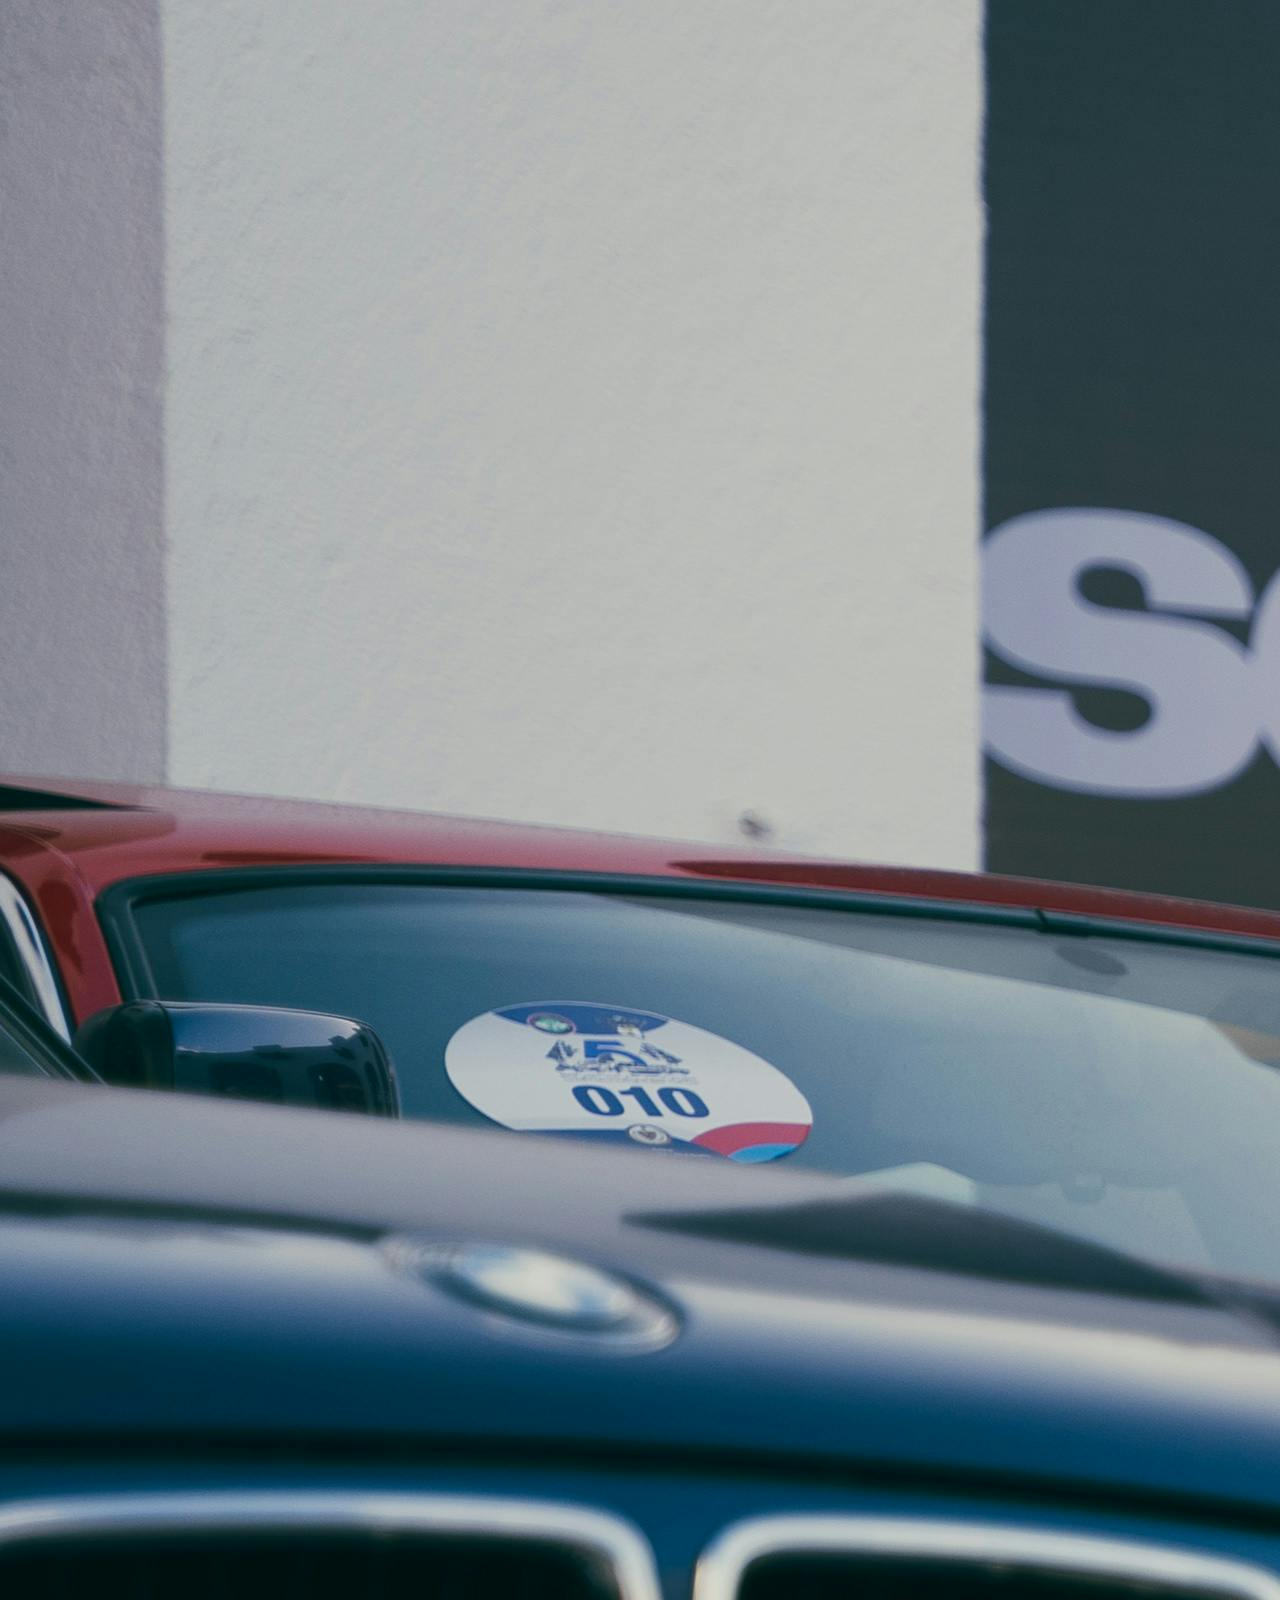
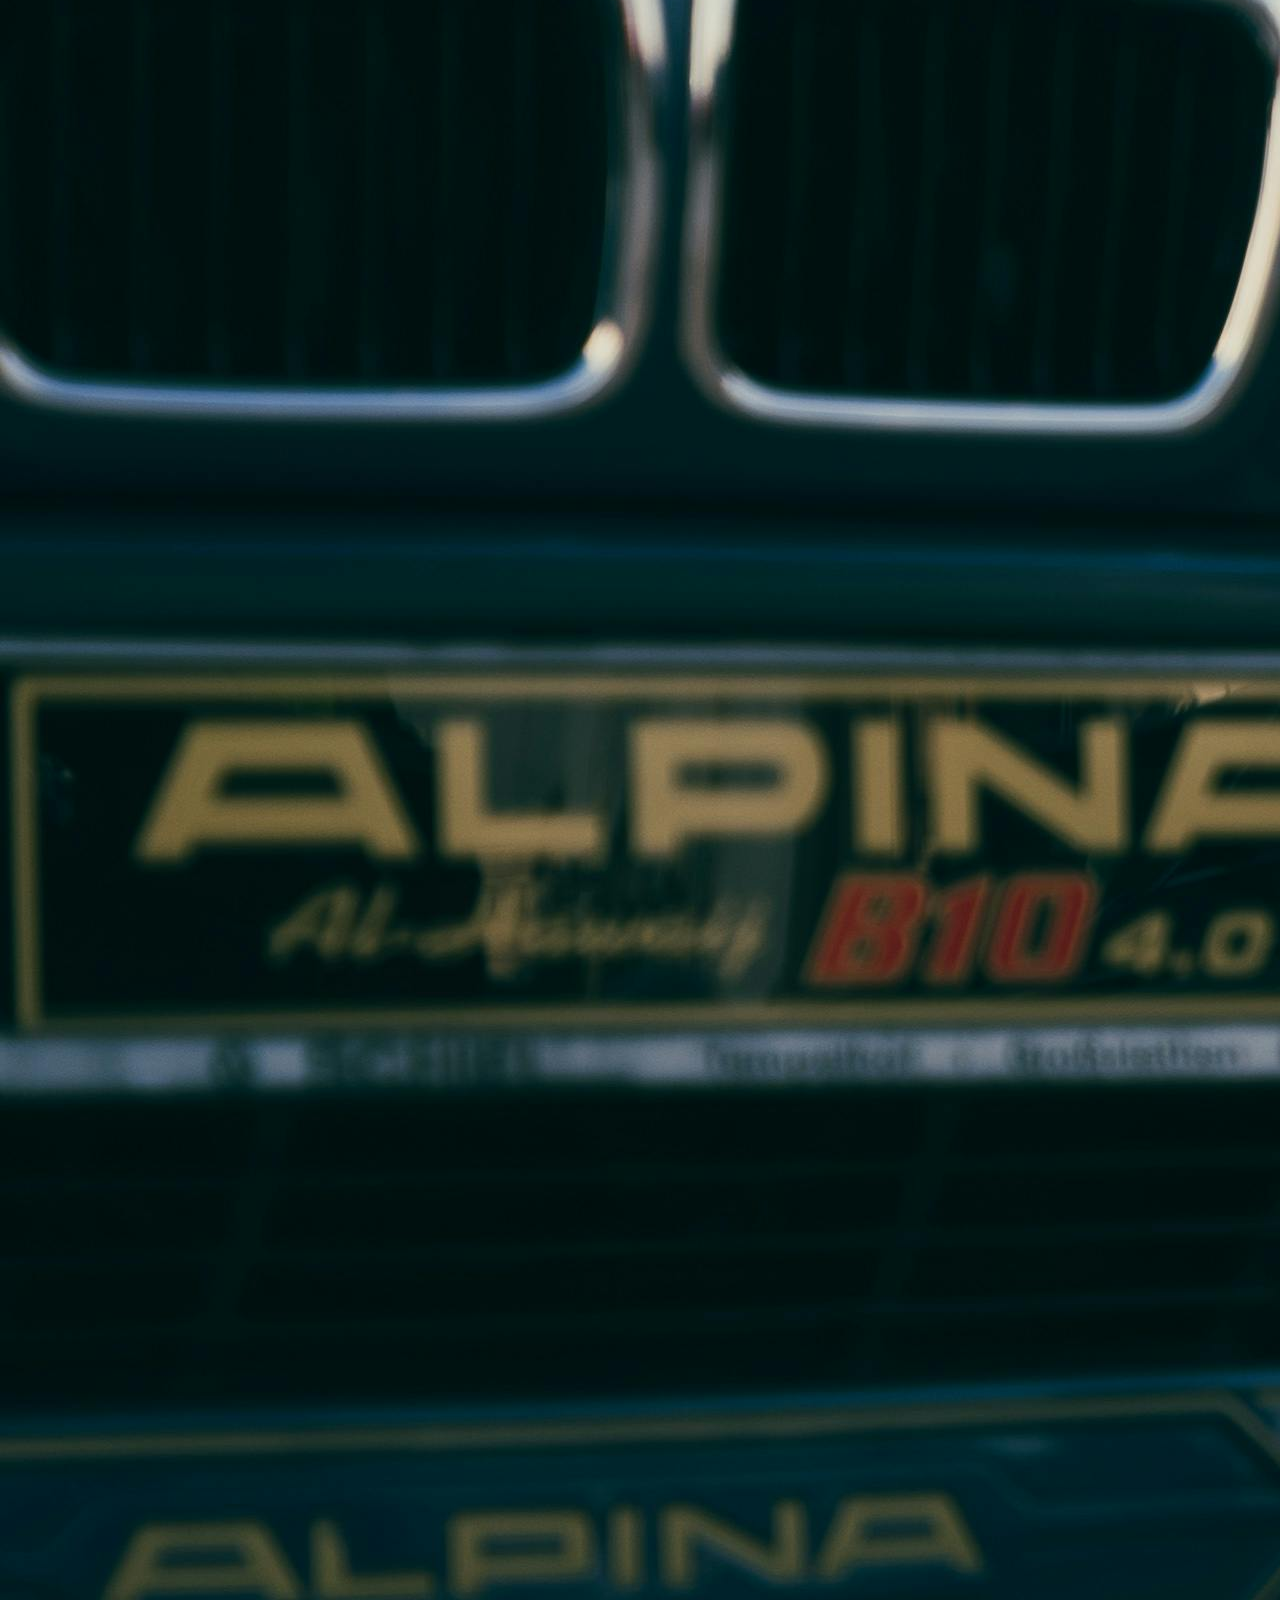
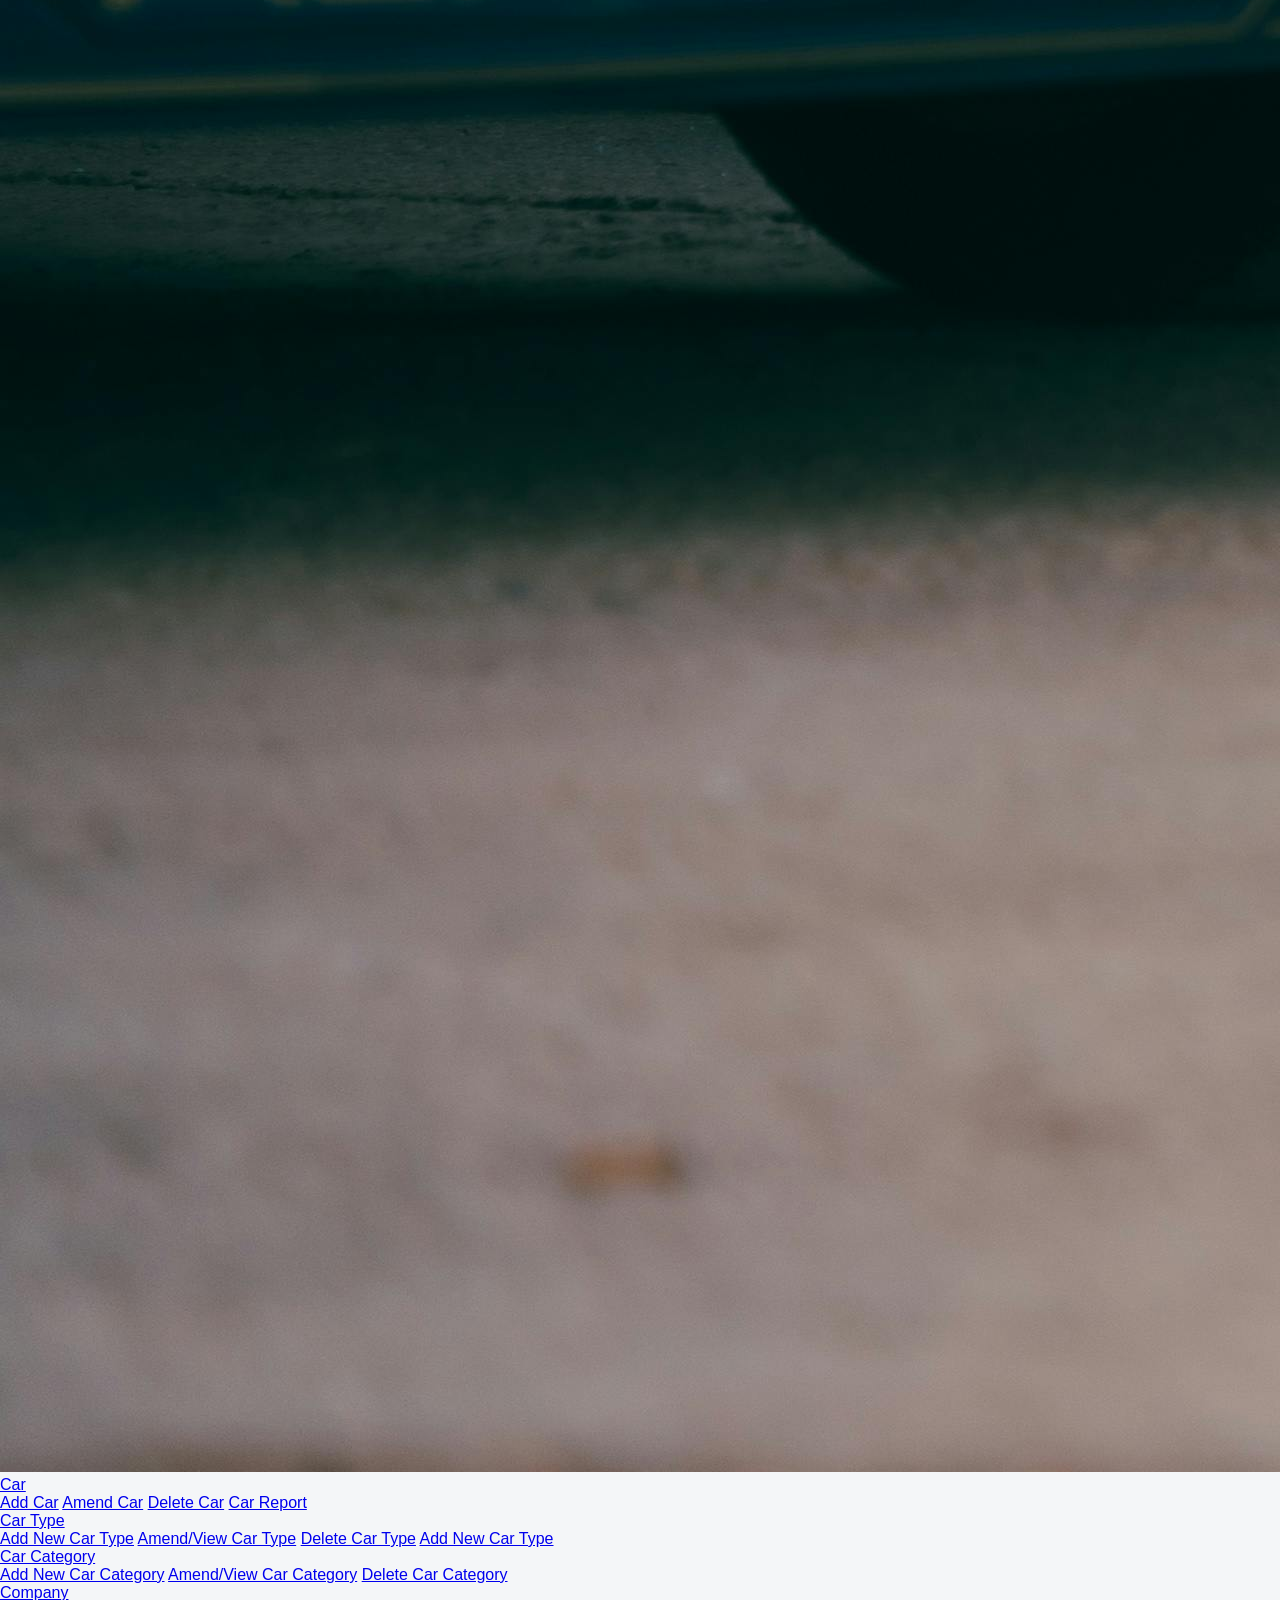
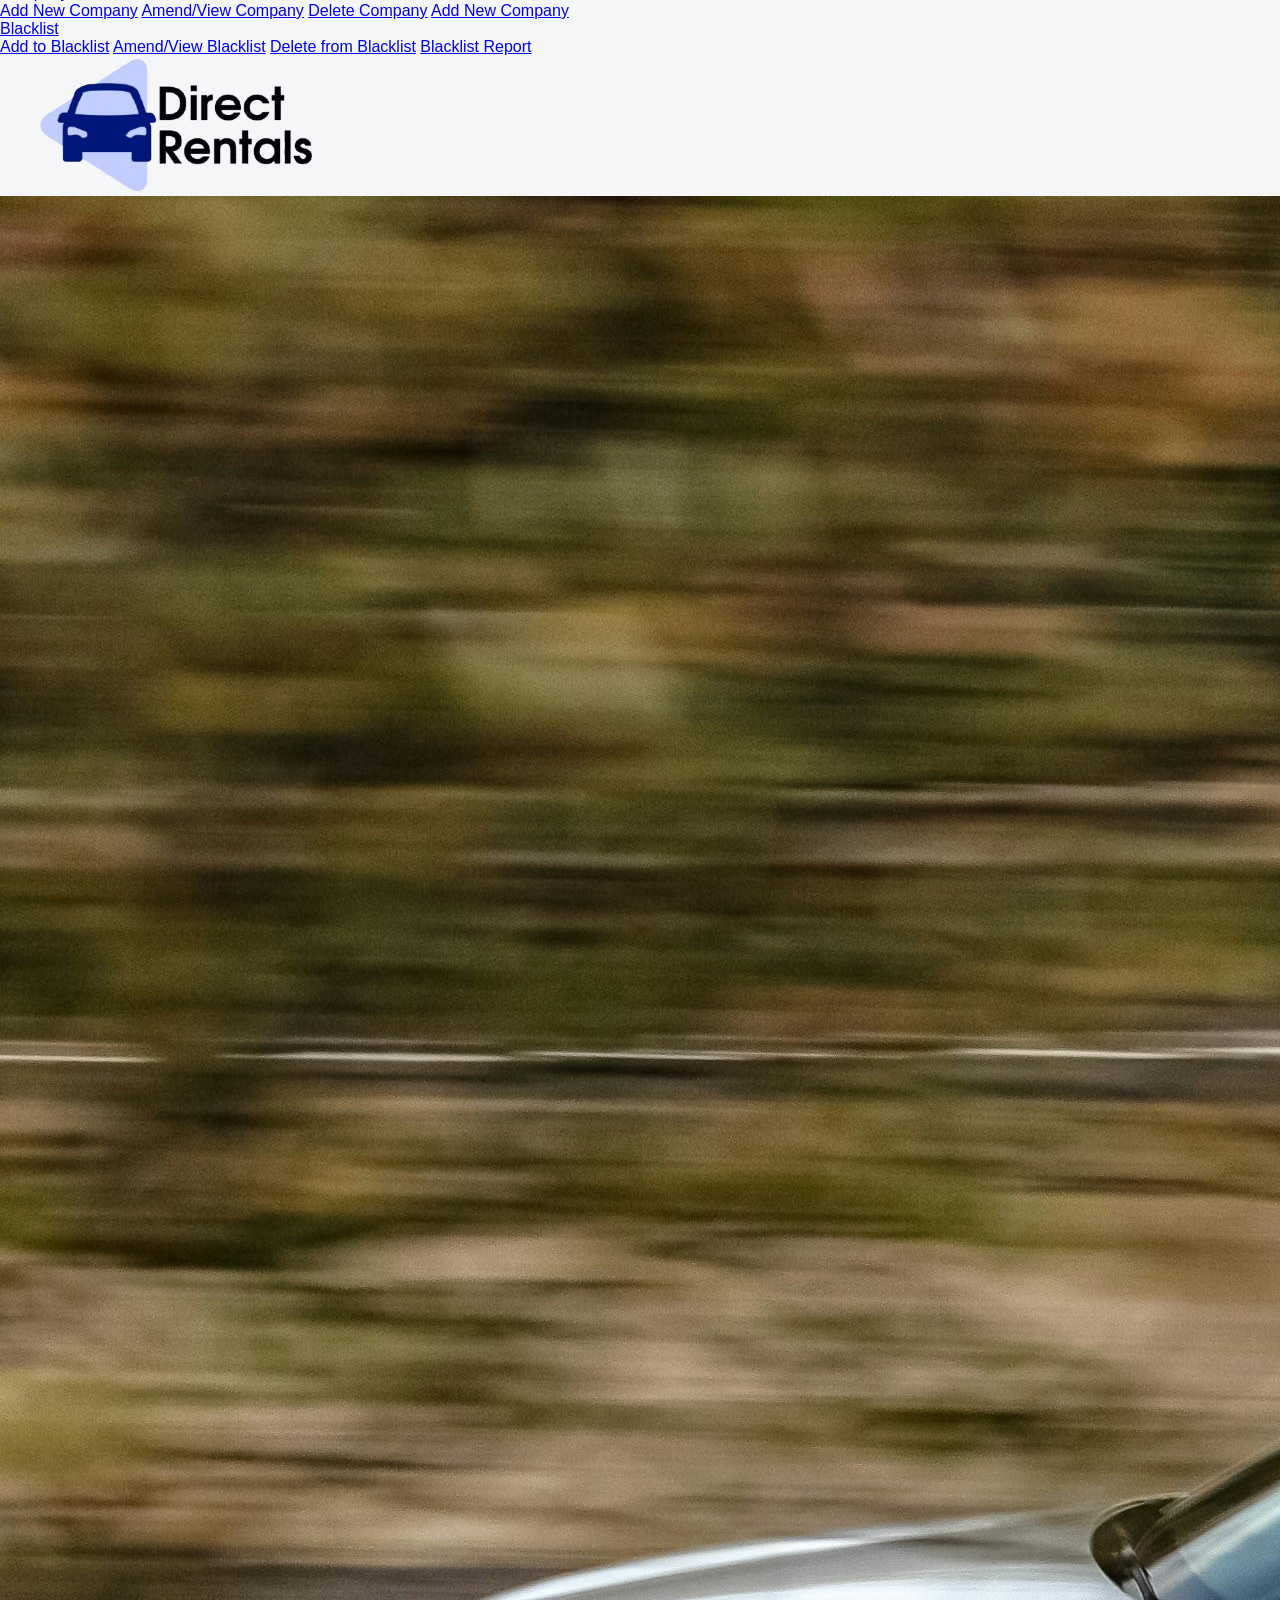
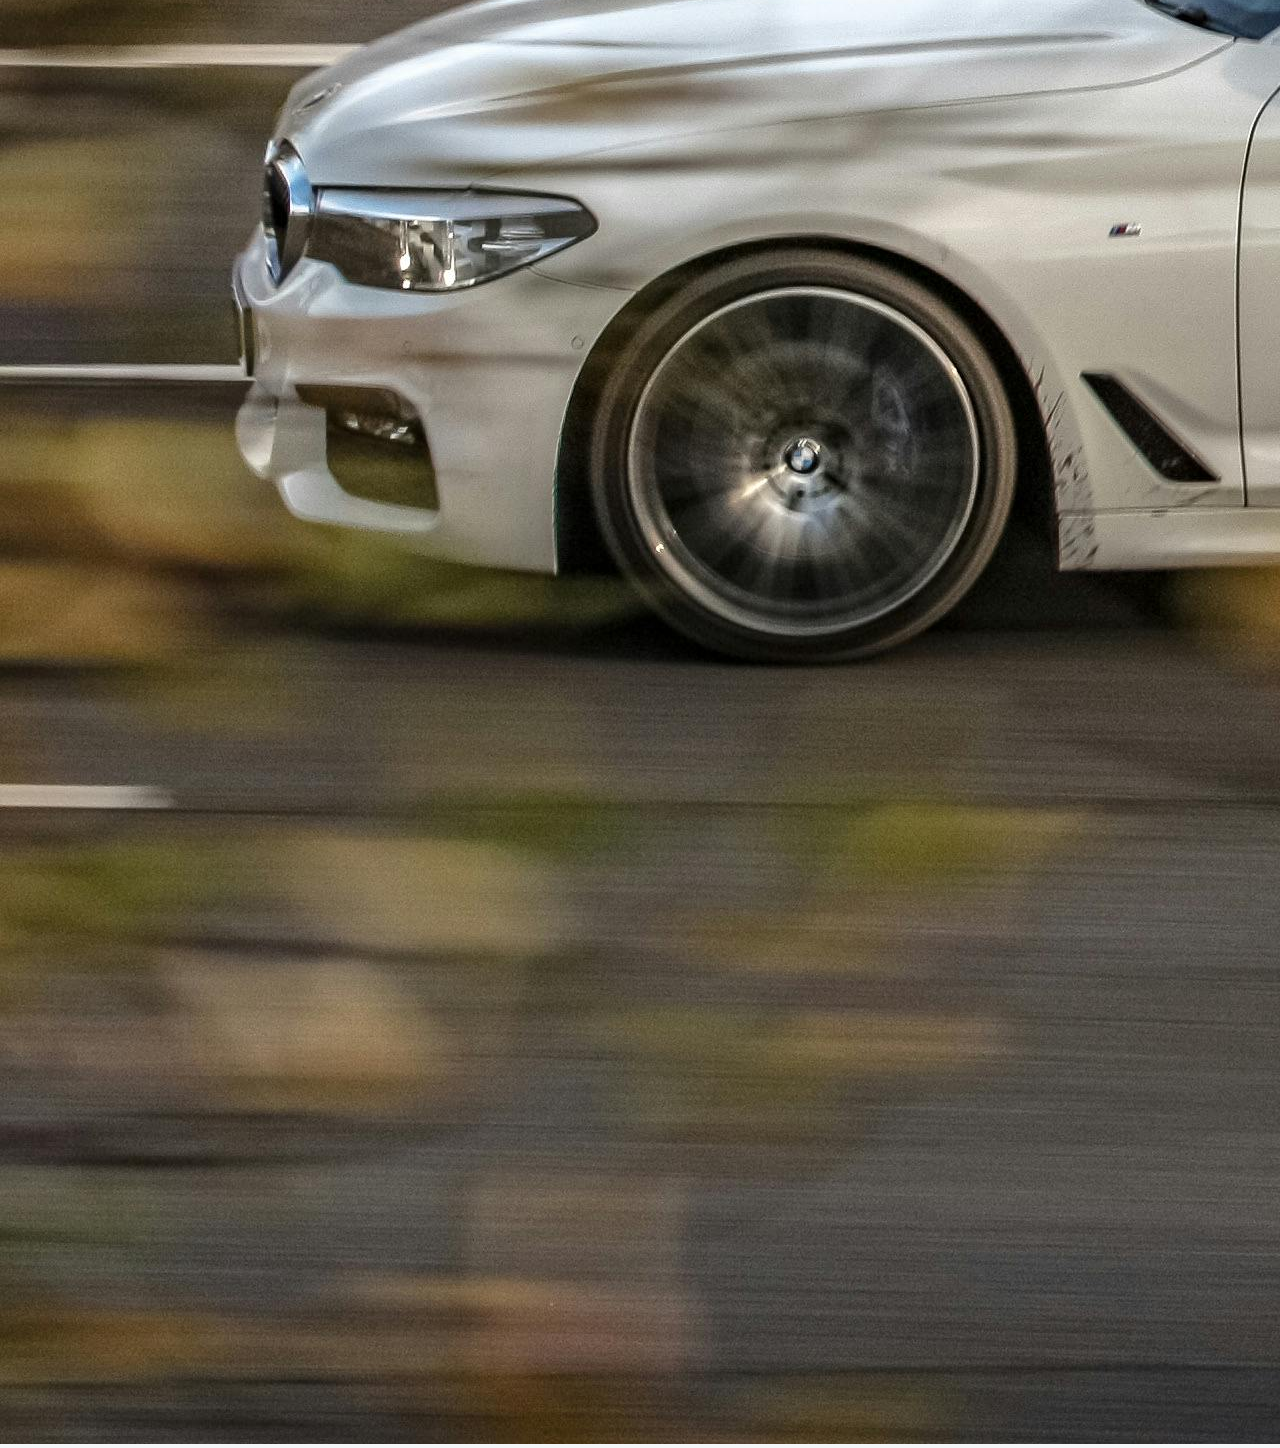
<file: index.html>
<!--Tadhg Brennan, Daniel Belov, Conor Shiel, Dara Loughnane
    24/03/2026
    Car Rental Project - Home Page -->
<!DOCTYPE html>
<html>
<head>
    <meta charset="UTF-8" />
    <title>Home Page</title>
    <link rel="stylesheet" href="Style.css">

</head>
<body class = "home">
	
	<div class="top-section">
    <img src="top-image.jpg" alt="Top Image">
	</div>
	
  <!-- Navigation Bar and Dropdown buttons -->
   <!-- Dropdown for Car -->
  <div class="indexNavbar">
    <div class="dropdown">
        <a href="javascript:void(0)" class="dropbtn">Car</a>
        <div class="dropdownContent">
            <a href="AddNewCar.html.php">Add Car</a>
            <a href="AmendViewCar.html.php">Amend Car</a>
            <a href="DeleteCar.html.php">Delete Car</a>
            <a href="CarReport.html.php">Car Report</a>
        </div>
    </div>

        <!-- Drop down for Car Type-->
        <div class="dropdown">
            <a href="javascript:void(0)" class="dropbtn">Car Type</a>
            <div class="dropdownContent">
                <a href="AddNewCarType.html">Add New Car Type</a>
                <a href="AmendViewCarType.html.php">Amend/View Car Type</a>
                <a href="DeleteCarType.html.php">Delete Car Type</a>
                <a href="AddNewCarType.html">Add New Car Type</a>
            </div>
        </div>
	  
	          <!-- Drop down for Car Category -->
        <div class="dropdown">
            <a href="javascript:void(0)" class="dropbtn">Car Category</a>
            <div class="dropdownContent">
                <a href="AddNewCarType.html">Add New Car Category</a>
                <a href="AmendViewCarType.html.php">Amend/View Car Category</a>
                <a href="DeleteCarType.html.php">Delete Car Category</a>
            </div>
        </div>

        <!-- Drop down for Company -->
        <div class="dropdown">
            <a href="javascript:void(0)" class="dropbtn">Company</a>
            <div class="dropdownContent">
                <a href="AddNewCarType.html">Add New Company</a>
                <a href="AmendViewCarType.html.php">Amend/View Company</a>
                <a href="DeleteCarType.html.php">Delete Company</a>
                <a href="AddNewCarType.html">Add New Company</a>
            </div>
        </div>

    <!-- Drop down for Blacklist report-->
    <div class="dropdown">
      <a href="javascript:void(0)" class="dropbtn">Blacklist</a>
      <div class="dropdownContent">
		  <a href="underConstruction.html">Add to Blacklist</a>
		  <a href="underConstruction.html">Amend/View Blacklist</a>
		  <a href="underConstruction.html">Delete from Blacklist</a>
          <a href="BlacklistReport.php">Blacklist Report</a>
		  
      </div>
  </div>

  
    <img src="logo.png" alt="My Logo" class="logo">

</div>
	
	<div class="bottom-section">
    <img src="bottom-image.jpg" alt="Bottom Image">
	</div>

    
</body>
</html>
</file>
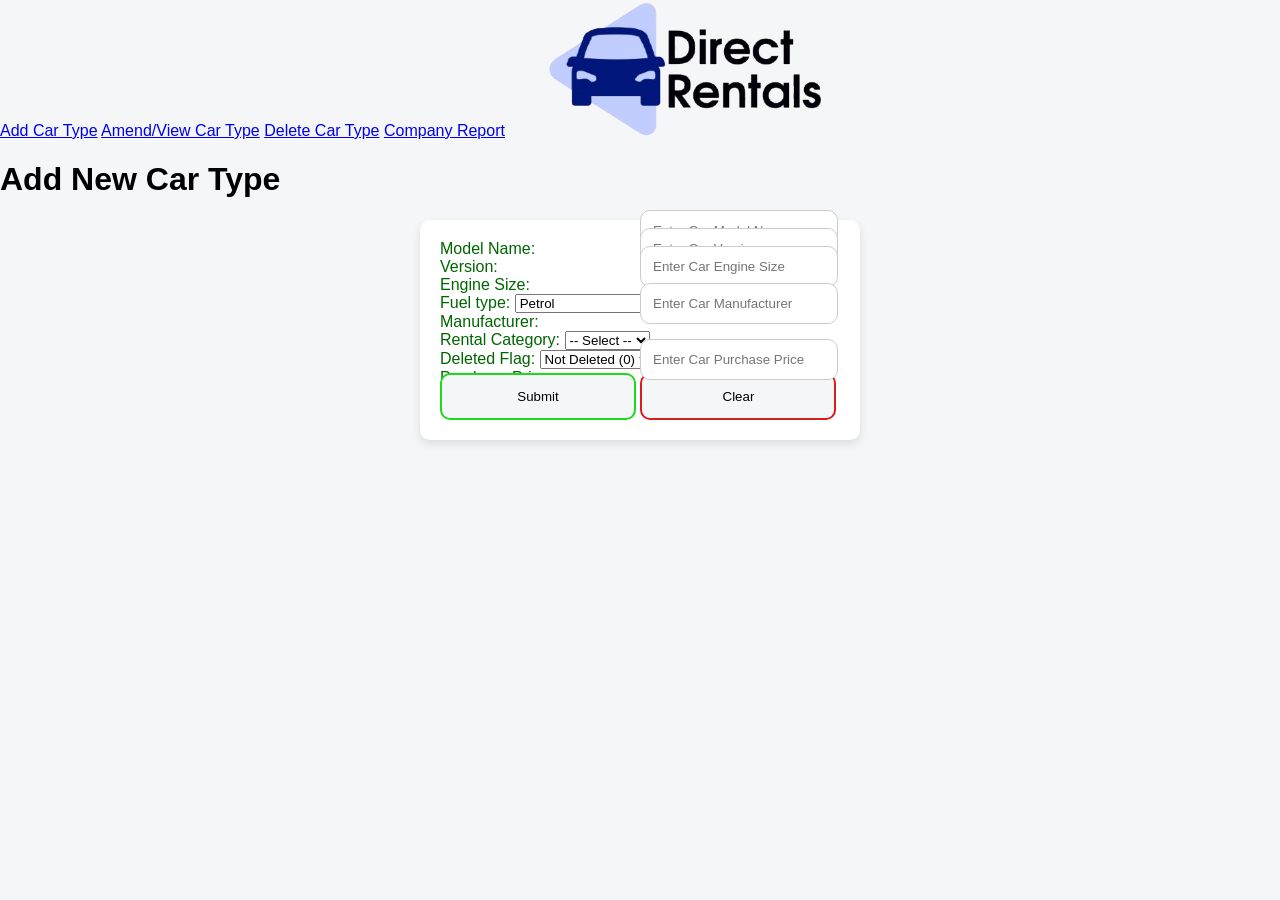
<file: AddNewCarType.html>
<!DOCTYPE html>
<html lang="en">
    <!--
    Name Of Screen: Add New Car Type html
    Purpose Of Screen: Allow the user to add a car type to the database
    Student ID: C00310562
    Name: Conor Shiel
    Date: 02/26
    Notes Used: PHP3 Web Dev
    -->

    <!--Navigation bar with the logo styled green in css-->
<div class="navbar">

    <a href="AddNewCarType.html">Add Car Type</a>
    <a href="AmendViewCarType.html.php">Amend/View Car Type</a>
    <a href="DeleteCarType.html.php">Delete Car Type</a>
    <a href="CompanyReport.php">Company Report</a>

    <img src="logo.png" alt="Company Logo" class="logo">
</div>

    <!--Javascript-->
<script>
    //function to make a "are you sure" pop up
    function confirmCheck()
    {
        var response
        response = confirm('Are you sure you want to save these changes?');
        if(response)
        {
            return true;
        }
        
        else
        {
            populate();
            toggleLock();
            return false;
        }
    }
</script>

<head>

    <meta charset="UTF-8">
    <meta name="viewport" content="width=device-width, initial-scale=1.0">
    <title>Add a new car</title>
        <link rel="stylesheet" type="text/css" href="Style.css">
</head>

<body>
	<h1>Add New Car Type</h1>
	
        <!--Takes user to AddNewCarType file when confirm check is true -->
    <form action="AddNewCarType.php" onsubmit="return confirmCheck()" method = "Post" class = "form">

        <!--Model Name Column input -->
    <label for = "modelName">
            Model Name:
    </label>
    <input type = "text" name = "modelName" id = "modelName" placeholder="Enter Car Model Name" required minlength="2" maxlength="40" pattern = "^[a-zA-Z0-9\s'-]{2,40}$">
    <div></div>
    
        <!--Version Column input -->
    <label for = "version">
            Version:
        </label>
    <input type = "text" name = "version" id = "version" placeholder="Enter Car Version" required minlength="2" maxlength="40" pattern = "^[a-zA-Z0-9\s'-]{2,40}$">
    <div></div>

        <!--Engine Size Column input -->
    <label for = "engineSize">
            Engine Size:
    </label>
    <input type = "text" name = "engineSize" id = "engineSize" placeholder="Enter Car Engine Size" required minlength="2" maxlength="10" pattern = "^[a-zA-Z0-9.\s]{1,10}$">
    <div></div>

            <!--Fuel Type Column dropdown input -->
    <label for = "fuelType">
            Fuel type:
    </label>
            <!--Dropdown Options -->
        <select name="fuelType" id="fuelType" required>
        <option value="Petrol">Petrol</option>
        <option value="Diesel">Diesel</option>
        <option value="Ethanol">Ethanol</option>
        <option value="Petrol/Ethanol">Petrol/Ethanol</option>
        <option value="HVO">HVO</option>
        <option value="Diesel/HVO">Diesel/HVO</option>
        <option value="Electric">Electric</option>
        <option value="Plug In Hybrid Petrol">Plug in Hybrid Petrol</option>
        <option value="Plug In Hybrid Diesel">Plug in Hybrid Diesel</option>


        </select>

        <div></div>
    <div></div>
        <!--Manufacturer Column input -->
    <label for = "manufacturer">
            Manufacturer:
    </label>
    <input type = "text" name = "manufacturer" id = "manufacturer" placeholder="Enter Car Manufacturer" required minlength="2" maxlength="50" pattern = "^[a-zA-Z0-9\s'-]{2,50}$">
    <div></div>

            <!--Rental category Column dropdown input -->
    <label for = "rentalCategory">
        Rental Category:
        </label>
            <!--Dropdown options -->
        <select name="rentalCategory" id="rentalCategory" required>
        <option value="">-- Select --</option>
        <option value="R">R</option>
        <option value="S">S</option>
        <option value="A">A</option>
        <option value="B">B</option>
        <option value="C">C</option>
        <option value="Eco">Eco</option>


        </select>

        <div></div>

            <!--Deleted Flag input -->
    <label for = "deletedFlag">
            Deleted Flag:
    </label>        
    <select name="deletedFlag" id="deletedFlag" >
        <option value="0">Not Deleted (0)</option>
        <option value="1">Deleted (1)</option>
</select>

    <div></div>

            <!--Purchase Price Flag input -->
    <label for = "purchasePrice">
            Purchase Price:
    </label>
    <input type = "text" name = "purchasePrice" id = "purchasePrice" placeholder="Enter Car Purchase Price" minlength="2" maxlength="15" required>
    <div></div>

    <input type="submit" value = "Submit"/>
    <input type="reset" value = "Clear"/>

    </form>
</body>

</html>
</file>
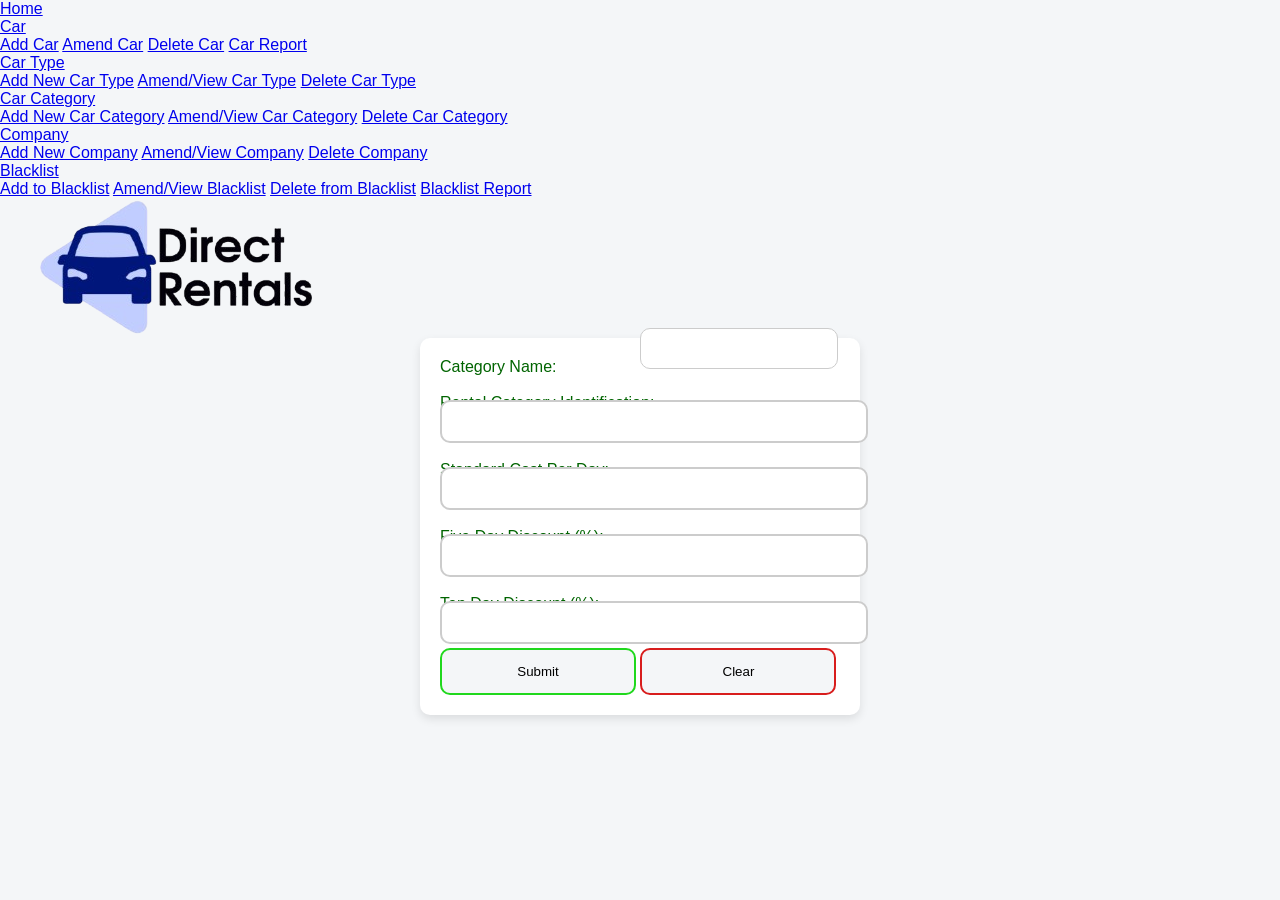
<file: AddNewRentalCategory.html>
<!DOCTYPE html> 
<!--
Car Rental Semester 2 Project
Student Name: Dara Loughnane 
Student ID: C00306835  
Screen Name: Add New Rental Category 
Purpose: Allow user to add a new category of rental vehicles to the database and website
-->
<html><!--Beginning of the HTML file -->
<head>
<link rel="stylesheet" href="Style.css">
</head>
<body> <!--Beginning of the body of the file. This is used to display the contents of the code to the screen.-->

<!-- Navigation Bar and Dropdown buttons -->
<div class="navbar">

    <a href="index.html">Home</a>

    <div class="dropdown">
        <a href="javascript:void(0)" class="dropbtn">Car</a>
        <div class="dropdownContent">
            <a href="AddNewCar.html.php">Add Car</a>
            <a href="AmendViewCar.html.php">Amend Car</a>
            <a href="DeleteCar.html.php">Delete Car</a>
            <a href="CarReport.html.php">Car Report</a>
        </div>
    </div>

    <div class="dropdown">
        <a href="javascript:void(0)" class="dropbtn">Car Type</a>
        <div class="dropdownContent">
            <a href="AddNewCarType.html.php">Add New Car Type</a>
            <a href="AmendViewCarType.html.php">Amend/View Car Type</a>
            <a href="DeleteCarType.html.php">Delete Car Type</a>
        </div>
    </div>

    <div class="dropdown">
        <a href="javascript:void(0)" class="dropbtn">Car Category</a>
        <div class="dropdownContent">
            <a href="AddNewRentalCategory.html">Add New Car Category</a>
            <a href="AmendViewRentalCategory.html">Amend/View Car Category</a>
            <a href="DeleteRentalCategory.html">Delete Car Category</a>
        </div>
    </div>

    <div class="dropdown">
        <a href="javascript:void(0)" class="dropbtn">Company</a>
        <div class="dropdownContent">
            <a href="AddNewCarCompany.html.php">Add New Company</a>
            <a href="underConstruction.html">Amend/View Company</a>
            <a href="underConstruction.html">Delete Company</a>
        </div>
    </div>

    <div class="dropdown">
        <a href="javascript:void(0)" class="dropbtn">Blacklist</a>
        <div class="dropdownContent">
            <a href="underConstruction.html">Add to Blacklist</a>
            <a href="underConstruction.html">Amend/View Blacklist</a>
            <a href="underConstruction.html">Delete from Blacklist</a>
            <a href="BlacklistReport.php">Blacklist Report</a>
        </div>
    </div>

    <img src="logo.png" alt="Logo" class="logo">
</div>
	<!-- end of navbar -->

<div class="form">
<form method="POST" action="add_category.php"> <!--Beginning of a form. A form is used for users to enter information and have it stored in the computer's memory-->
<label for="categoryname">Category Name: </label> <!--This is a field for the user to enter the category name of their vehicle-->
<input type="text" id="categoryname" name="categoryname" required> <!--The input information for this field and required shows that this piece of information is required, meaning users must enter it.-->
<br><br> 
<label for="RentalCategoryID">Rental Category Identification: </label> <!--This is a field for user the use to enter the rental category Identification of their vehicle-->
<input type="int" id="RentalCategoryID" name="RentalCategoryID" maxlength="11"> <!--This is the input information for rental category ID. Maxlength means the user can enter a maximum of eleven (11) characters-->
<br><br>
<label for="StandardCostPerDay">Standard Cost Per Day: </label> <!--This field is used to enter the standard cost per day of their vehicle which is the day to day cost of their vehicle-->
<input type="int" name="StandardCostPerDay" id="StandardCostPerDay" maxlength="11" required> <!--This is the requirement for this field. It is supposed to be a number, the user may need to enter a number. Maxlength means the user can enter a maximum of eleven (11) characters-->
<br><br>
<label for="FiveDayDiscountPercent">Five Day Discount (%): </label> <!--This field is for the user to enter the Five Day discount of their vehicle-->
<input type="int" name="FiveDayDiscountPercent" id="FiveDayDiscountPercent" maxlength="11" required> <!--This is a required piece of information. Since we are woring with percentages, users may be required to enter a number. Maxlength means the user can enter a maximum of eleven (11) characters-->
<br><br> 
<label for="TenDayDiscountPercent">Ten Day Discount (%): </label> <!--This field is for the user to enter the Ten Day discount cost of their vehicle-->
<input type="int" name="TenDayDiscountPercent" maxlength="11" required> <!--This is a required piece of information. Since we are working with percentages, the user may be required to enter a number. Maxlength means the user can enter a maximum of eleven (11) characters-->
<br><br>
<input class="submit" type="submit" value="Submit"><!--Button for user to click when they want to submit their information -->
<input class="reset" type="reset" value="Clear"><!--Button for user to click when they want to clear their information from the form-->
</form> <!--End of the form-->
</div>
</body> <!--The end of the body of the file-->
</html> <!--The end of the HTML file-->
</file>
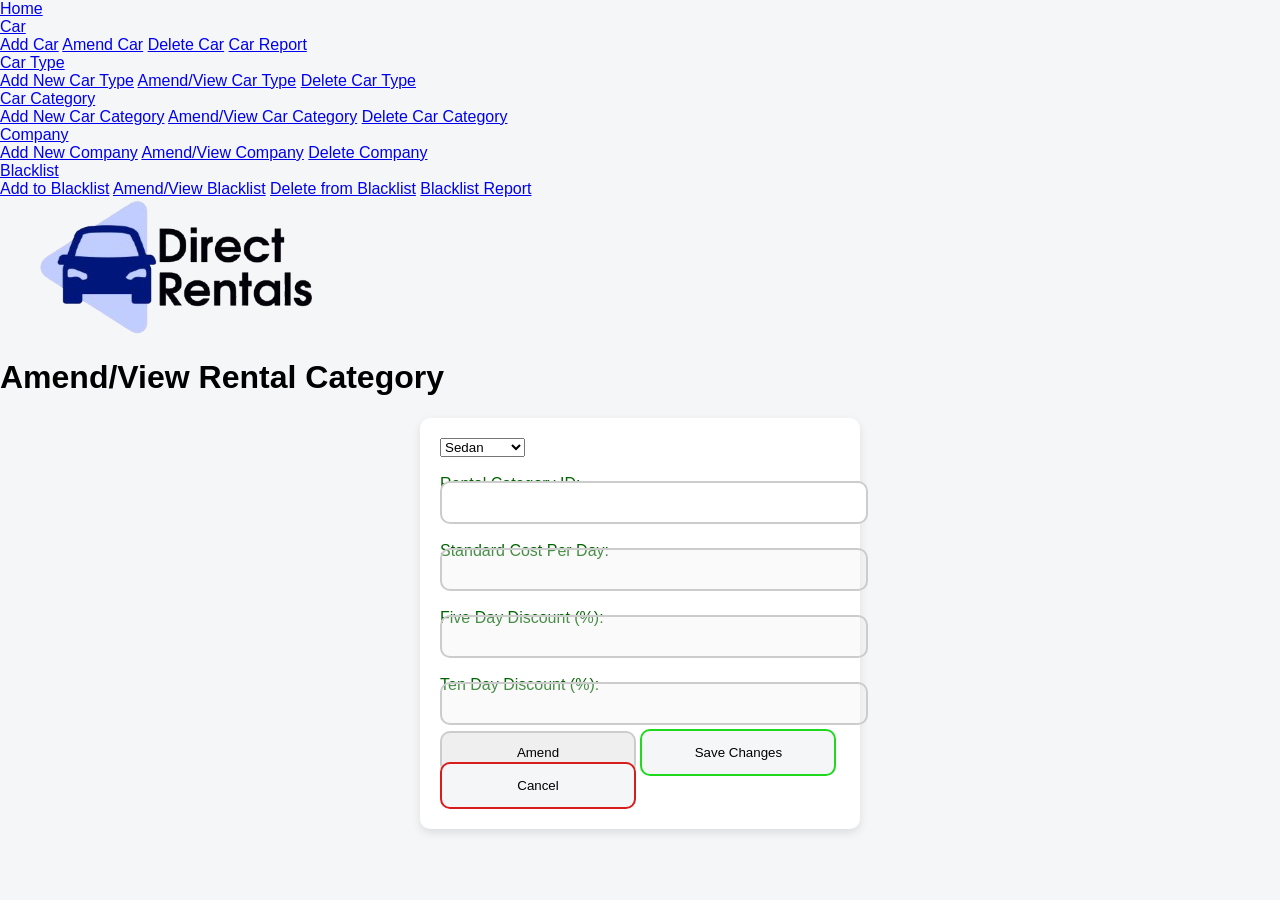
<file: AmendViewRentalCategory.html>
<!DOCTYPE html> 
<!--Student Name: Dara Loughnane 
Student ID: C00306835 
Purpose: Used to view the details of a vehicle in the database
Amend/View Rental Category screen for Year 2 Semester 2 Car Rental Project-->
<html> <!--Beginning of HTML file-->
<head>
<title>Amend/View Rental Category</title> <!--Title which is the name of this screen and file-->
<link rel="stylesheet" href="Style.css">
<script>
// Unlock fields when Amend is clicked 
function enableEdit()
{
document.getElementById("StandardCostPerDay").disabled = false;
document.getElementBYId("FiveDayDiscount").disabled = false;
document.getElementById("TenDayDiscount").disabled = false; 
}
	
// Confirmation before saving
function confirmUpdate()
{
return confirm("Please confirm that the details are correct (Y/N)");		
}
</script>
</head>
<body> <!--Display contents to the screen for users to view and interact with-->

	<!-- Navigation Bar and Dropdown buttons -->
<div class="navbar">

    <a href="index.html">Home</a>

    <div class="dropdown">
        <a href="javascript:void(0)" class="dropbtn">Car</a>
        <div class="dropdownContent">
            <a href="AddNewCar.html.php">Add Car</a>
            <a href="AmendViewCar.html.php">Amend Car</a>
            <a href="DeleteCar.html.php">Delete Car</a>
            <a href="CarReport.html.php">Car Report</a>
        </div>
    </div>

    <div class="dropdown">
        <a href="javascript:void(0)" class="dropbtn">Car Type</a>
        <div class="dropdownContent">
            <a href="AddNewCarType.html.php">Add New Car Type</a>
            <a href="AmendViewCarType.html.php">Amend/View Car Type</a>
            <a href="DeleteCarType.html.php">Delete Car Type</a>
        </div>
    </div>

    <div class="dropdown">
        <a href="javascript:void(0)" class="dropbtn">Car Category</a>
        <div class="dropdownContent">
            <a href="AddNewRentalCategory.html">Add New Car Category</a>
            <a href="AmendViewRentalCategory.html">Amend/View Car Category</a>
            <a href="DeleteRentalCategory.html">Delete Car Category</a>
        </div>
    </div>

    <div class="dropdown">
        <a href="javascript:void(0)" class="dropbtn">Company</a>
        <div class="dropdownContent">
            <a href="AddNewCarCompany.html.php">Add New Company</a>
            <a href="underConstruction.html">Amend/View Company</a>
            <a href="underConstruction.html">Delete Company</a>
        </div>
    </div>

    <div class="dropdown">
        <a href="javascript:void(0)" class="dropbtn">Blacklist</a>
        <div class="dropdownContent">
            <a href="underConstruction.html">Add to Blacklist</a>
            <a href="underConstruction.html">Amend/View Blacklist</a>
            <a href="underConstruction.html">Delete from Blacklist</a>
            <a href="BlacklistReport.php">Blacklist Report</a>
        </div>
    </div>

    <img src="logo.png" alt="Logo" class="logo">
</div>
	<!-- end of navbar -->
<h1>Amend/View Rental Category</h1>
<div class="form">
<form action="amendview.php" method="post" onsubmit="return confirmUpdate()">
<select name="rentalCategories" id="rentalCategories"> <!--ListBox/Dropdown Menu for user to select the rental category of the vehicle they have-->
    <option value="sedan">Sedan</option>
	<option value="hatchback">Hatchback</option>
	<option value="SUV">SUV</option>
	<option value="Crossover">Crossover</option>
	<option value="Electric">Electric</option>
	<option value="Hybrid">Hybrid</option>	
</select>
<br><br>

<!--Category ID (not editable)-->
<label>Rental Category ID: </label>	
<input type="int" name="RentalCategoryID" value="" readonly>
<br><br>
	
<!--Standard Cost Per Day-->
<label>Standard Cost Per Day: </label>
<input type="int" name="StandardCostPerDay" id="StandardCostPerDay" value="" disabled>
<br><br>

<!--Five Day Discount-->
<label>Five Day Discount (%): </label>
<input type="int" name="FiveDayDiscount" id="FiveDayDiscount" value="" disabled>
<br><br>
	
<!--Ten Day Discount-->
<label>Ten Day Discount (%): </label>
<input type="int" name="TenDayDiscount" id="TenDayDiscount" value="" disabled>
<br><br>
	
<!--Buttons-->
<input type="button" value="Amend" onclick="enableEdit()"> <!--Button to amend information-->

<input class="submit" type="submit" value="Save Changes"> <!--Button to the save the changes made if user made any changes-->
	
<input class="reset" type="reset" value="Cancel"> <!--Button to cancel all the work and return the file back to normal-->
	

</form>
</body> <!--End of the body. Body closing tag--> 
</html> <!-- End of the HTML file-->
</file>
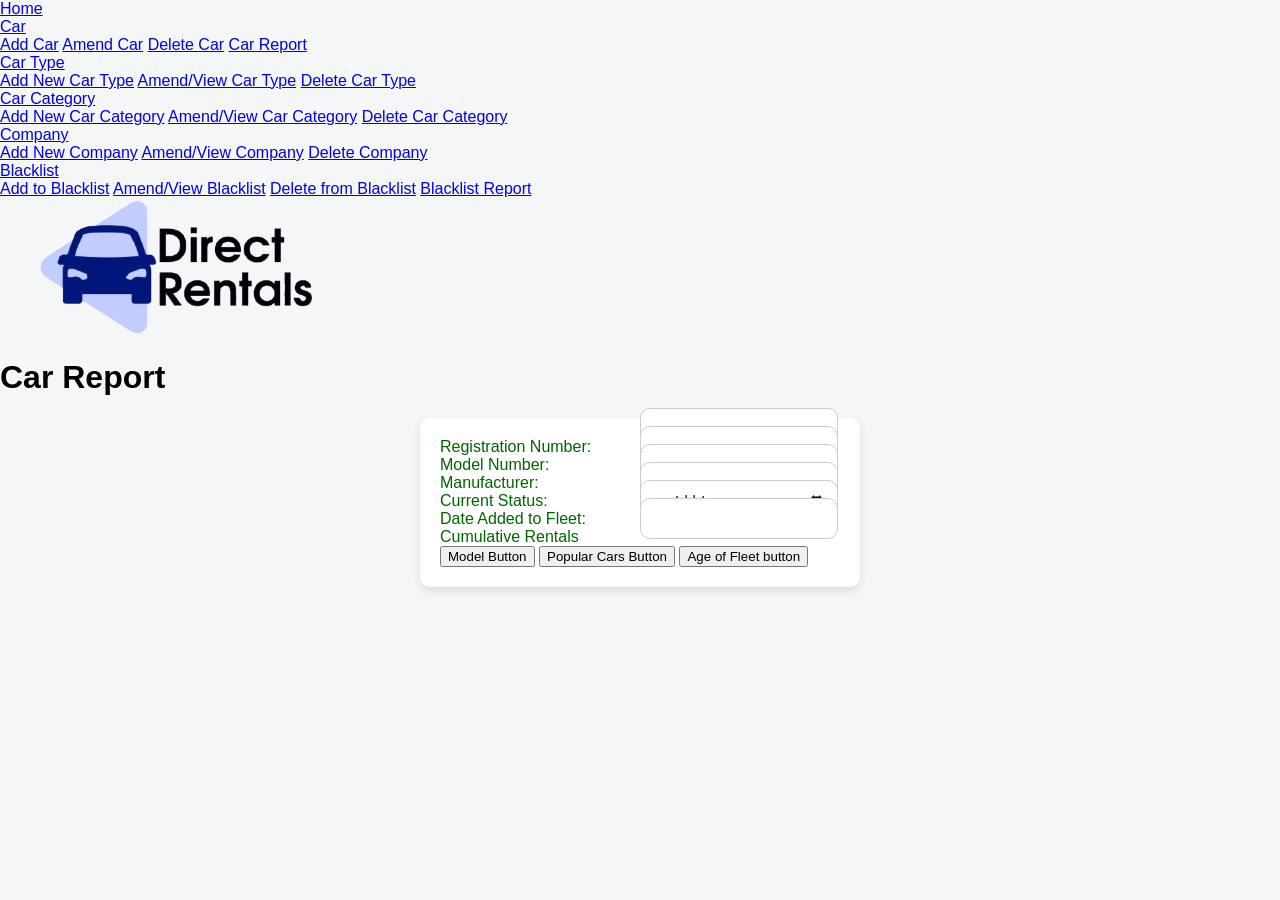
<file: CarReport.html>
<!DOCTYPE html>
<!--Student Name: Dara Loughnane 
Student ID: C00306835  
Purpose: Gets input from user about the vehicle they are renting and stores into the database 
Car Report screen for Year 2 Semester 2 Car Rental Project-->
<html> <!--Beginning of HTML file-->
<head> 
    <title>Car Report</title>
    <link rel="stylesheet" href="Style.css">
</head>

<!-- Navigation Bar and Dropdown buttons -->
<div class="navbar">

    <a href="index.html">Home</a>

    <div class="dropdown">
        <a href="javascript:void(0)" class="dropbtn">Car</a>
        <div class="dropdownContent">
            <a href="AddNewCar.html.php">Add Car</a>
            <a href="AmendViewCar.html.php">Amend Car</a>
            <a href="DeleteCar.html.php">Delete Car</a>
            <a href="CarReport.html.php">Car Report</a>
        </div>
    </div>

    <div class="dropdown">
        <a href="javascript:void(0)" class="dropbtn">Car Type</a>
        <div class="dropdownContent">
            <a href="AddNewCarType.html.php">Add New Car Type</a>
            <a href="AmendViewCarType.html.php">Amend/View Car Type</a>
            <a href="DeleteCarType.html.php">Delete Car Type</a>
        </div>
    </div>

    <div class="dropdown">
        <a href="javascript:void(0)" class="dropbtn">Car Category</a>
        <div class="dropdownContent">
            <a href="AddNewRentalCategory.html">Add New Car Category</a>
            <a href="AmendViewRentalCategory.html">Amend/View Car Category</a>
            <a href="DeleteRentalCategory.html">Delete Car Category</a>
        </div>
    </div>

    <div class="dropdown">
        <a href="javascript:void(0)" class="dropbtn">Company</a>
        <div class="dropdownContent">
            <a href="AddNewCarCompany.html.php">Add New Company</a>
            <a href="underConstruction.html">Amend/View Company</a>
            <a href="underConstruction.html">Delete Company</a>
        </div>
    </div>

    <div class="dropdown">
        <a href="javascript:void(0)" class="dropbtn">Blacklist</a>
        <div class="dropdownContent">
            <a href="underConstruction.html">Add to Blacklist</a>
            <a href="underConstruction.html">Amend/View Blacklist</a>
            <a href="underConstruction.html">Delete from Blacklist</a>
            <a href="BlacklistReport.php">Blacklist Report</a>
        </div>
    </div>

    <img src="logo.png" alt="Logo" class="logo">
</div>
	<!-- end of navbar -->

<h1>Car Report</h1>
<body> <!--Used to display contents to the screen for the users to view and interact with.-->
<div class="form">
<form method="$_POST" action="car_report.php"> <!--This is a form. It is used to gain information from the user as they input it into the database-->
<label for="registrationNumber">Registration Number: </label><!--Label for user to enter the registration number of the vehicle they are renting--> 
<input type="text" id="registrationNumber" name="registrationNumber" required/><!--This is what is required for this field. The user is required to enter the registration number of the vehicle they are renting-->
<br>
<label for="modelNumber">Model Number: </label><!--Label to show the user where they enter the model number of their vehicle-->
<input type="number" id="modelNumber" name="modelNumber" required/><!--This is what is required for this field. Users are rquired to enter the model number of their vehicle-->
<br>
<label for="manufacturer">Manufacturer: </label><!--Label to show user where to enter the manufacturer of their vehicle-->
<input type="text" id="manufacturer" name="manufacturer" required/><!--Requirement for the field. It is text the user must enter and they must enter it when completing the form-->
<br>
<label for="currentStatus">Current Status: </label><!--Label to show user the field where they enter the current staus of their vehicle-->
<input type="text" id="currentStatus" name="currentStatus" required/><!--The input needed for this field is text. Users must enter it as well since it is required for the form-->
<br>
<label for="dateAddedToFleet">Date Added to Fleet: </label><!--Field where user enters the date that their vehicle was added to the fleet-->
<input type="date" id="dateAddedToFleet" name="dateAddedToFleet" required/><!--A date is required for this field. This input is required for the form also-->
<br>
<label for="cumulativeRentals">Cumulative Rentals</label><!--Field where user enters the cumulative rentals. Cumulative rentals refers to the total amount of rent or rental charges that have been paid to the company over a specific timeframe for the vehicle-->
<input type="text" id="cumulativeRentals" name="cumulativeRentals"/><!--Input for the field-->
<br>
<button id="modelButton">Model Button</button><!--Button to show the model of the vehicles-->
<button id="popularCarsButton">Popular Cars Button</button><!--Button to show the Popular Car models-->
<button id="ageOfFleetButton">Age of Fleet button</button><!--Button to show the vehicle's age on the fleet-->
</form>
</div>
</body> <!--End of the body. Closing tag-->
</html> <!--End of HTML file-->
</file>
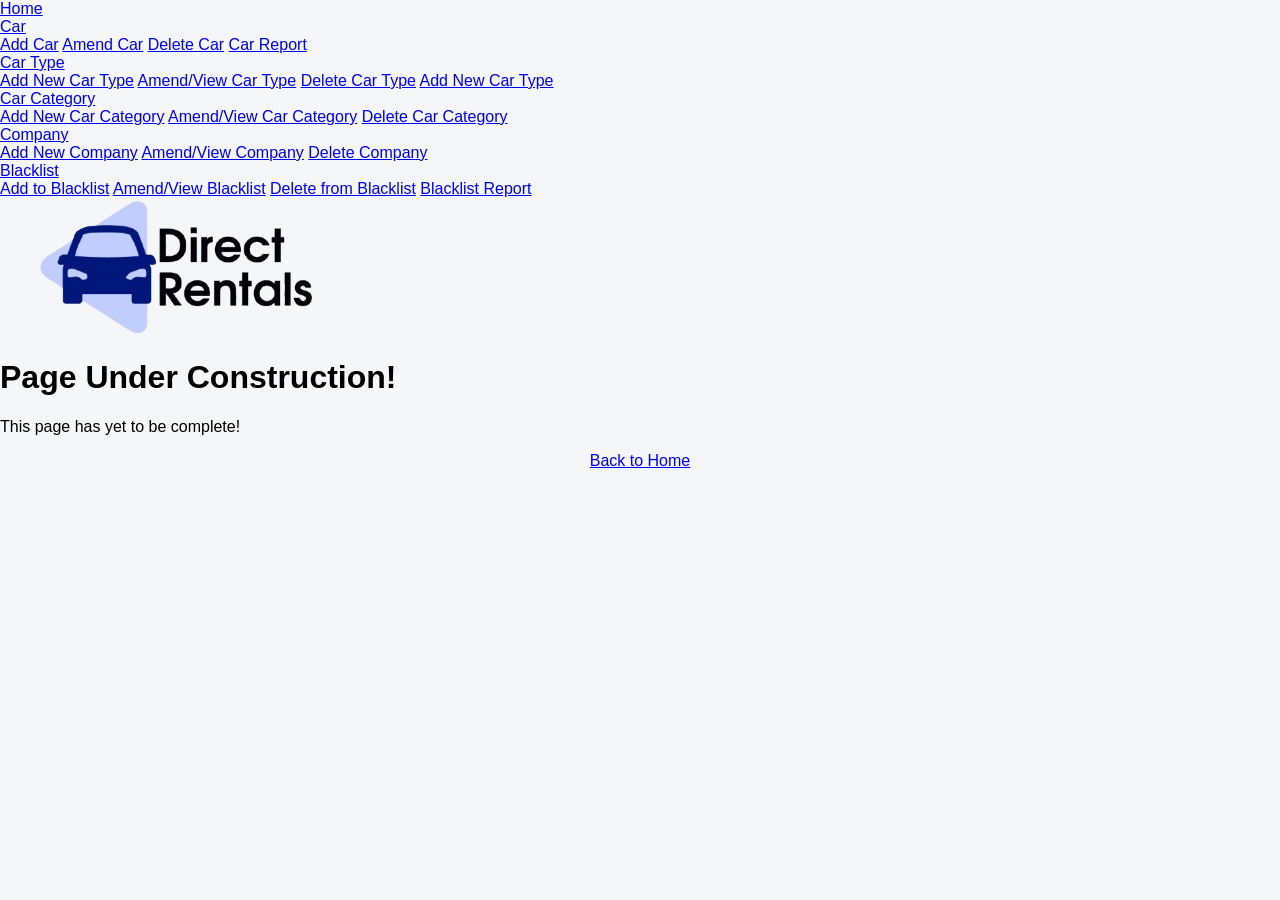
<file: underConstruction.html>
<!--Tadhg Brennan, Daniel Belov, Conor Shiel and Dara Loughnane
1/04/2026
Car Rental Project - Under Construction Page -->
<!DOCTYPE html>
<html>
<head>
    <meta charset="UTF-8" />
    <title>Under Construction Page</title>
    <link rel="stylesheet" href="Style.css">
    
</head>
<body>
    
          <!-- Navigation Bar and Dropdown buttons -->
           <!-- Dropdown for Car -->
           <div class="indexNavbar">
            <a href="index.html" class="navHome">Home</a>
            <div class="dropdown">
        <a href="javascript:void(0)" class="dropbtn">Car</a>
        <div class="dropdownContent">
            <a href="AddNewCar.html.php">Add Car</a>
            <a href="AmendViewCar.html.php">Amend Car</a>
            <a href="DeleteCar.html.php">Delete Car</a>
            <a href="CarReport.html.php">Car Report</a>
        </div>
    </div>

        <!-- Drop down for Car Type-->
        <div class="dropdown">
            <a href="javascript:void(0)" class="dropbtn">Car Type</a>
            <div class="dropdownContent">
                <a href="AddNewCarType.html">Add New Car Type</a>
                <a href="AmendViewCarType.html.php">Amend/View Car Type</a>
                <a href="DeleteCarType.html.php">Delete Car Type</a>
                <a href="AddNewCarType.html">Add New Car Type</a>
            </div>
        </div>
	  
	          <!-- Drop down for Car Category -->
        <div class="dropdown">
            <a href="javascript:void(0)" class="dropbtn">Car Category</a>
            <div class="dropdownContent">
                <a href="AddNewRentalCategory.html">Add New Car Category</a>
                <a href="AmendViewRentalCategory.html">Amend/View Car Category</a>
                <a href="DeleteRentalCategory.html">Delete Car Category</a>
            </div>
        </div>

        <!-- Drop down for Company -->
        <div class="dropdown">
            <a href="javascript:void(0)" class="dropbtn">Company</a>
            <div class="dropdownContent">
                <a href="AddNewCarCompany.html.php">Add New Company</a>
                <a href="underConstruction.html">Amend/View Company</a>
                <a href="underConstruction.html">Delete Company</a>
            </div>
        </div>

    <!-- Drop down for Blacklist report-->
    <div class="dropdown">
      <a href="javascript:void(0)" class="dropbtn">Blacklist</a>
      <div class="dropdownContent">
		  <a href="underConstruction.html">Add to Blacklist</a>
		  <a href="underConstruction.html">Amend/View Blacklist</a>
		  <a href="underConstruction.html">Delete from Blacklist</a>
          <a href="BlacklistReport.php">Blacklist Report</a>
		  
      </div>
  </div>	<!-- end of navbar-->

  
    <img src="logo.png" alt="My Logo" class="logo">

</div>
    
        <h1>Page Under Construction!</h1>
    <p>
        This page has yet to be complete!
    </p>
        
        <div style="text-align:center;">
        <a href="index.html" class="conButton">Back to Home</a>
    </div>
    
    </body>
    </html>
</file>
<file: Style.css>
/*
    Student Name : 		  Daniel Belov
    Student Id Number : CO0306133
    Date :				      12/2/2026
    Purpose : 			    To complete css part of Project
*/

body
/*Modifies body of page*/
{
    font-family: Verdana, Arial, Helvetica, sans-serif;
    /*Displays a modern font for the page*/
    background-color: #f4f6f8;
    /*Displays a background color of light grey*/
    margin: 0;
    /*Ensures menu fits screen*/
}

.menu
/*Modifies menu*/
{
  display: flex;
  /*Displays a flexbox layout for the menu allowing for spacing of menu buttons*/
  gap: 20px;
  /*Displays a gap of size 20px between the menu buttons for better spacing*/
  margin: auto;
  /*Horizontally centers the form within the page*/
  width: auto;
  /*Displays a full width for the form*/
  padding: 20px;
  /*Displays a padding of size 20px for the form giving extra space around the edges*/
  background-color: #006400;
  /*Displays a background color of dark green for the form*/
  font-family: Verdana, Geneva, Tahoma, sans-serif;
  /*Displays a modern font for the form*/
}

.menu a
/*Modifies the buttons for the menu*/
{
  width: 100%;
  /*Displays a width of 100% for the buttons*/
  background-color: white;
  /*Displays a background color of white for the buttons*/
  color: darkgreen;
  /*Displays a text color of dark green for the buttons*/
  padding: 14px;
  /*Displays a padding of size 14px for the buttons giving extra space around the edges*/
  border: none;
  /*Displays no border for the buttons*/
  border-radius: 10px;
  /*Displays a border radius of size 10px for the buttons rounding the corners*/
  cursor: pointer;
  /*Displays a cursor of style pointer for the buttons*/
  text-decoration: none;
  /*Removes underline from button*/
  text-align: center;
  /*Aligns text to center*/
}

.title
/*Modifies title of form*/
{
  text-align: center;
  /*Aligns title to the centre*/
  color: #006400;
  /*Displays a text color of dark green for the title*/
}

#display
/*Modifies the display of text*/
{
  text-align: center;
  /*Aligns display to the centre*/
  color: #006400;
  /*Displays a text color of dark green for the display*/
  font-family: Verdana, Geneva, Tahoma, sans-serif;
  /*Displays a modern font for the display*/
}

form
/*Modifies form*/
{
  position: relative;
  /*Gives the ability to move form around relative to its normal position*/
  margin: auto;
  /*Horizontally centers the form within the page*/
  width: 400px;
  /*Displays a width of size 400px for the form*/
  padding: 20px;
  /*Displays a padding of size 20px for the form giving extra space around the edges*/
  background-color: white;
  /*Displays a background color of white for the form*/
  color: darkgreen;
  /*Displays a text color of dark green for the form*/
  font-family: Verdana, Geneva, Tahoma, sans-serif;
  /*Displays a modern font for the form*/
  border-radius: 10px;
  /*Displays a border radius of size 10px for the form rounding the corners*/
  box-shadow: 0px 4px 10px rgba(0,0,0,0.1); 
  /*Creates a sutble shadow behind the form*/
}

input[type=text],
input[type=url],
input[type=email],
input[type=number],
input[type=tel],
input[type=date],
textarea
/*Modifies the text, url, email, number, telephone, date and textarea input boxes, aligning all vertically*/
{
  position: absolute;
  /*Gives the ability to move boxes around relative to the nearest positioned ancestor*/
  left: 220px;
  /*Positions boxes 220px away from start of page positioning it to the right*/
  width: 45%;
  /*Displays a width of size 45%*/
  padding: 12px;
  /*Displays a padding of size 12px giving extra space around the edges*/
  margin-top: -30px;
  /*Displays a margin of size -30px positioning boxes up*/
  border: 1px solid #ccc;
  /*Displays a solid border of size 1px in the color light grey*/
  border-radius: 10px;
  /*Displays a border radius of size 10px rounding the corners*/
  box-sizing: border-box;
  /*Displays a box sizing of border box allowing the padding and border to be included in the forms total width and height*/
}

input[type=submit]
/*Modifies the submit button for the form*/
{
  width: 49%;
  /*Displays a width of 49%*/
  background-color: #f4f6f8;
  /*Displays a background color of white*/
  color: black;
  /*Displays a text color of black*/
  padding: 14px;
  /*Displays a padding of size 14px giving extra space around the edges*/
  border: 2px, solid, #20d81d;
  /*Displays a solid light green border of size 2px*/
  border-radius: 10px;
  /*Displays a border radius of size 10px rounding the corners*/
  cursor: pointer;
  /*Displays a cursor of style pointer*/
}

input[type=reset]
/*Modifies the clear button for the form*/
{
  width: 49%;
  /*Displays a width of 49%*/
  background-color: #f4f6f8;
  /*Displays a background color of white*/
  color: black;
  /*Displays a text color of black*/
  padding: 14px;
  /*Displays a padding of size 14px giving extra space around the edges*/
  border: 2px, solid, #d81d1d;
  /*Displays a solid red border of size 2px*/
  border-radius: 10px;
  /*Displays a border radius of size 10px rounding the corners*/
  cursor: pointer;
  /*Displays a cursor of style pointer*/
}

.fullsubmit input[type=submit]
/*Modifies the submit button for the amend and delete forms*/
{
  width: 100%;
  /*Displays a width of 100%*/
  background-color: #f4f6f8;
  /*Displays a background color of white*/
  color: black;
  /*Displays a text color of black*/
  padding: 14px;
  /*Displays a padding of size 14px giving extra space around the edges*/
  border: 2px, solid, #20d81d;
  /*Displays a solid light green border of size 2px*/
  border-radius: 10px;
  /*Displays a border radius of size 10px rounding the corners*/
  cursor: pointer;
  /*Displays a cursor of style pointer*/
}

input[type=submit]:hover
/*Modifies the submit button when mouse hovers over*/
{
  background-color: #20d81d;
  /*Displays a background color of light green when mouse hovers over*/
  transition: 1s;
  /*Gives delay for the color change*/
}

input[type=reset]:hover
/*Modifies the clear button when mouse hovers over*/
{
  background-color: #d81d1d;
  /*Displays a background color of red when mouse hovers over*/
  transition: 1s;
  /*Gives delay for the color change*/
}

input,
select[name="AmendViewCarCompany"]
/*Modifies the listbox options for amend view company screen*/
{
    width: 49%;
    /*Displays a width of 49%*/
    padding: 12px;
    /*Displays a padding of size 12px giving extra space around the edges*/
    margin-top: -30px;
    /*Displays a margin of size -30px positioning boxes up*/
    border: 2px solid #ccc;
    /*Displays a solid light grey border of size 2px*/
    border-radius: 10px;
    /*Displays a border radius of size 10px rounding the corners*/
}

input,
select[name="DeleteCarCompany"],
select[name="Rentals"],
select[name="CarID"]
/*Modifies the listbox options for delete company and rental screens*/
{
    width: 100%;
    /*Displays a width of 100%*/
    padding: 12px;
    /*Displays a padding of size 12px giving extra space around the edges*/
    margin-top: -30px;
    /*Displays a margin of size -30px positioning boxes up*/
    border: 2px solid #ccc;
    /*Displays a solid light grey border of size 2px*/
    border-radius: 10px;
    /*Displays a border radius of size 10px rounding the corners*/
}

input[type=button]
/*Modifies the amend and view buttons*/
{
    width: 49%;
    /*Displays a width of 49%*/
    padding: 12px;
    /*Displays a padding of size 12px giving extra space around the edges*/
    margin-top: -30px;
    /*Displays a margin of size -30px positioning boxes up*/
    border: 2px solid #ccc;
    /*Displays a solid light grey border of size 2px*/
    border-radius: 10px;
    /*Displays a border radius of size 10px rounding the corners*/
}
</file>
